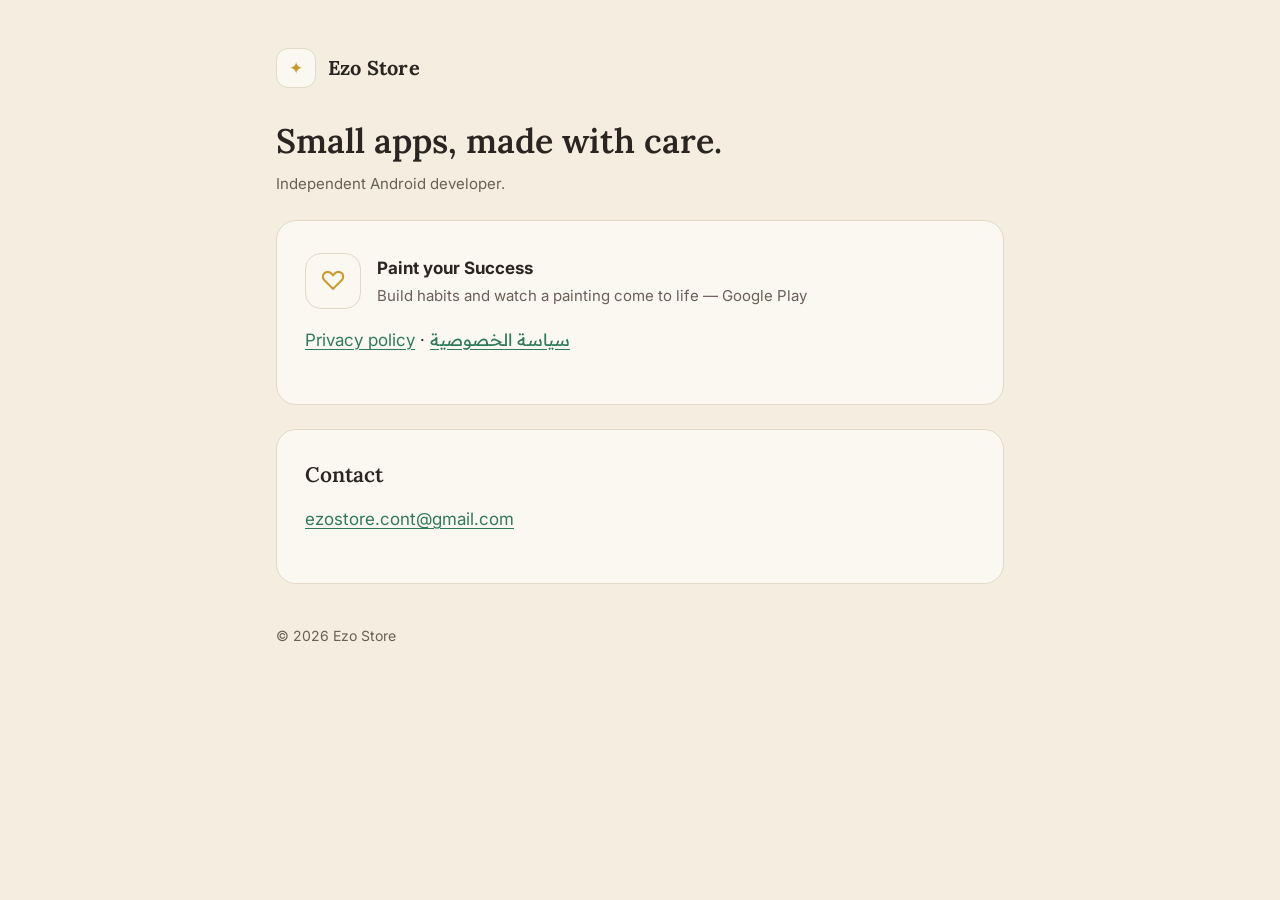
<file: index.html>
<!doctype html>
<html lang="en">
<head>
<meta charset="utf-8">
<meta name="viewport" content="width=device-width, initial-scale=1">
<title>Ezo Store</title>
<meta name="description" content="Ezo Store — developer of Paint your Success for Android.">
<link rel="preconnect" href="https://fonts.googleapis.com"><link rel="preconnect" href="https://fonts.gstatic.com" crossorigin><link href="https://fonts.googleapis.com/css2?family=Inter:wght@400;600&family=Lora:wght@600&family=Readex+Pro:wght@400;500&display=swap" rel="stylesheet">
<link rel="stylesheet" href="style.css">
</head>
<body>
<main class="wrap">
  <header class="brand"><span class="mark" aria-hidden="true">✦</span><b>Ezo Store</b></header>
  <h1>Small apps, made with care.</h1>
  <p class="meta">Independent Android developer.</p>
  <section class="sheet">
    <a class="app" href="https://play.google.com/store/apps/details?id=com.ezostore.paint_your_success">
      <span class="mark" aria-hidden="true">♡</span>
      <span><b>Paint your Success</b><small>Build habits and watch a painting come to life — Google Play</small></span>
    </a>
    <p><a href="privacy.html">Privacy policy</a> · <a href="privacy.html#ar" lang="ar">سياسة الخصوصية</a></p>
  </section>
  <section class="sheet">
    <h2>Contact</h2>
    <p><a href="mailto:ezostore.cont@gmail.com">ezostore.cont@gmail.com</a></p>
  </section>
  <footer>© 2026 Ezo Store</footer>
</main>
</body>
</html>
</file>
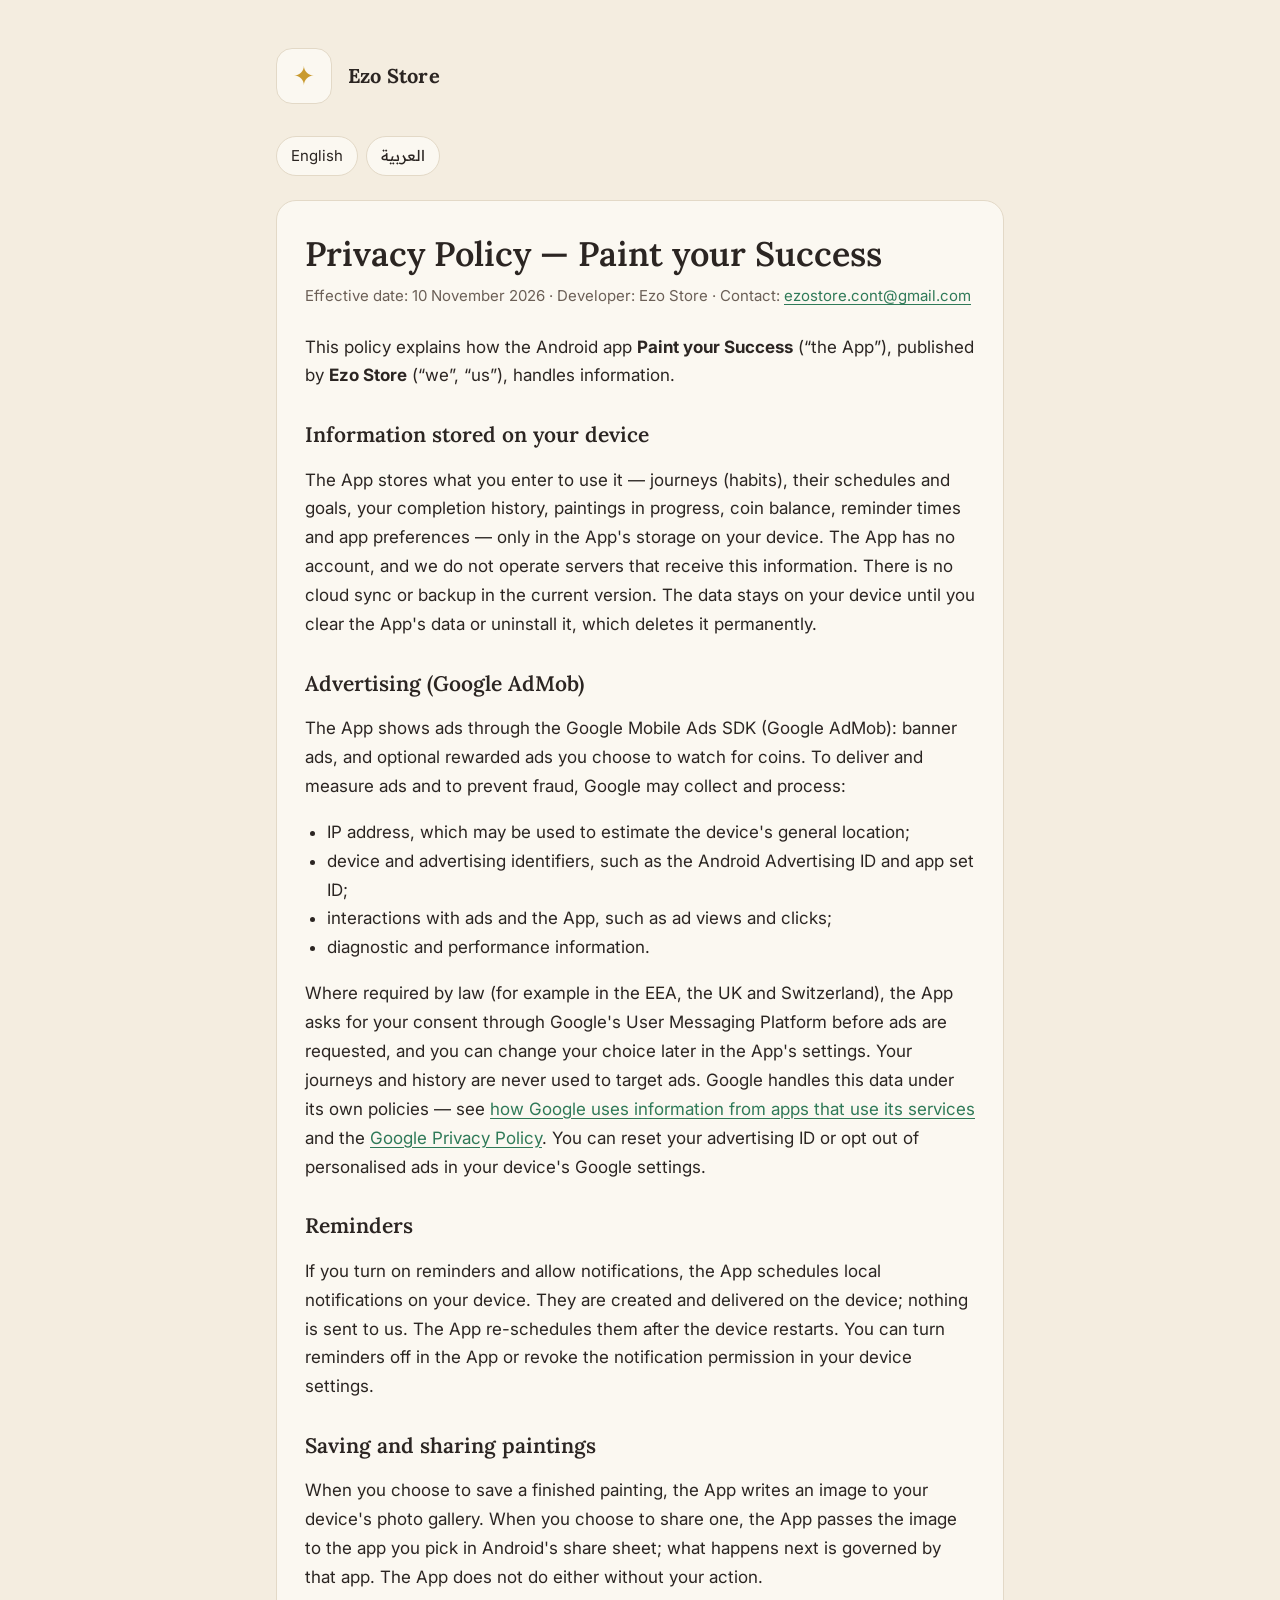
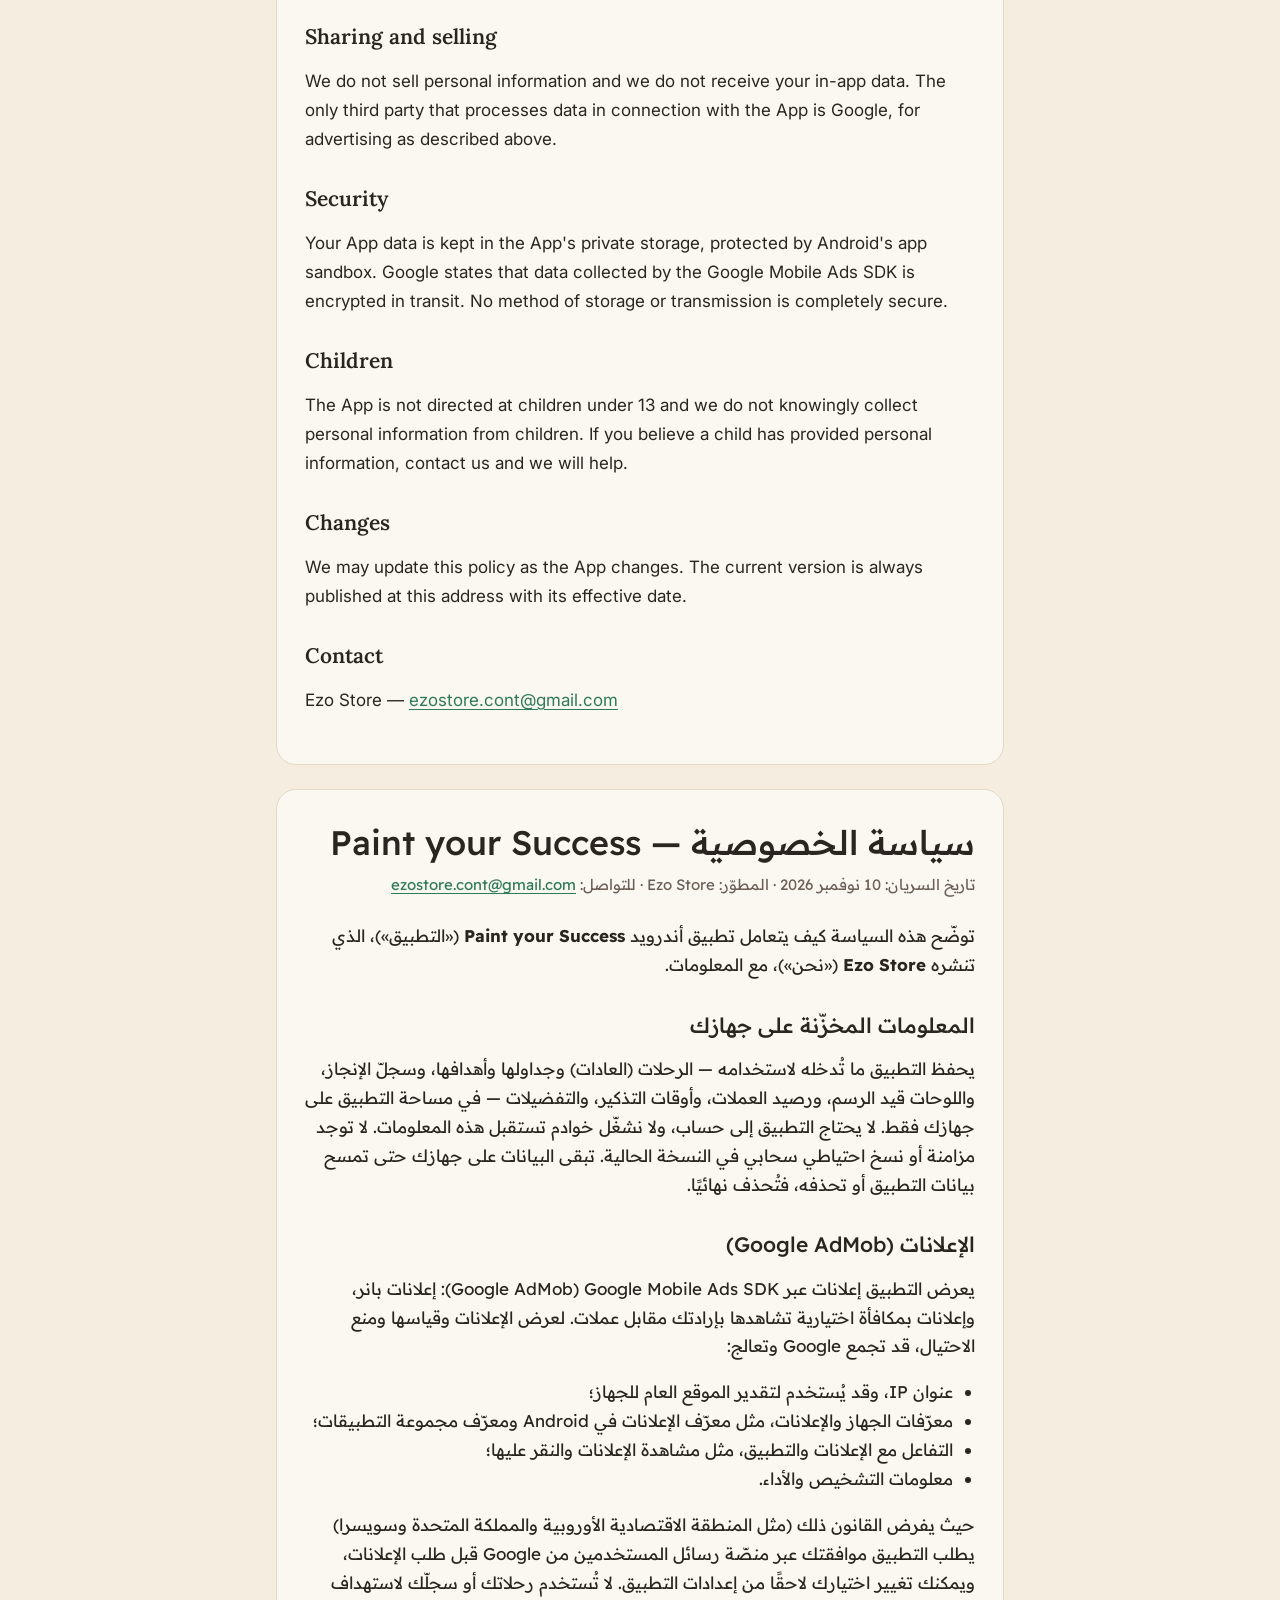
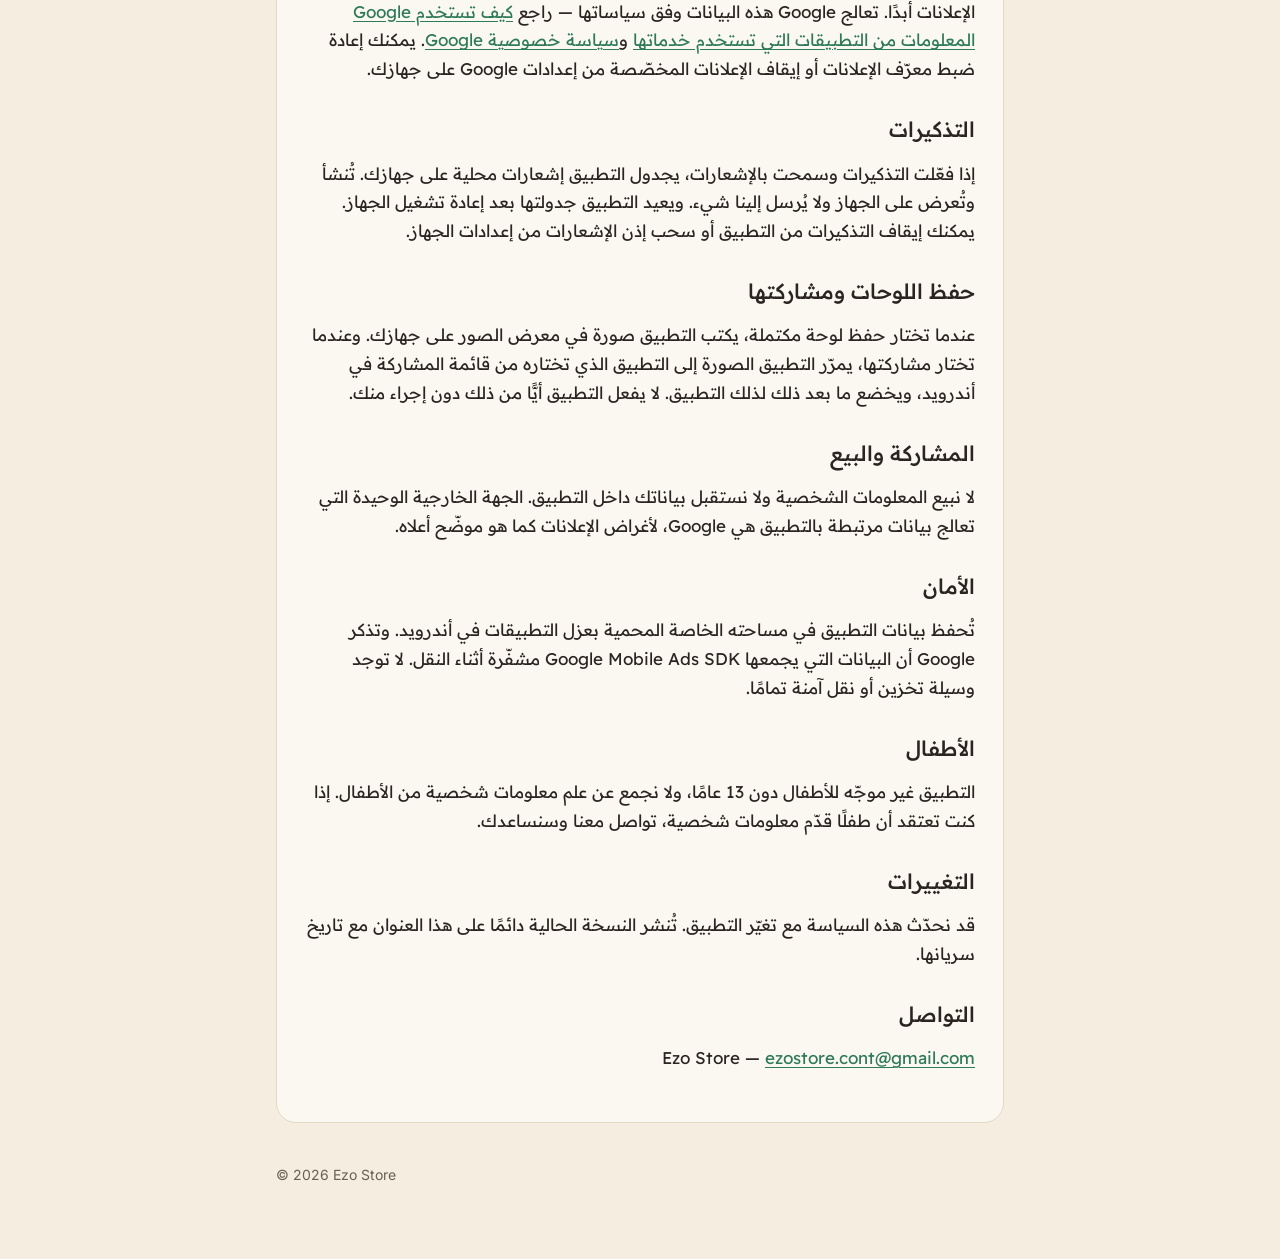
<file: privacy.html>
<!doctype html>
<html lang="en">
<head>
<meta charset="utf-8">
<meta name="viewport" content="width=device-width, initial-scale=1">
<title>Privacy Policy — Paint your Success</title>
<meta name="description" content="How Paint your Success by Ezo Store handles information.">
<link rel="preconnect" href="https://fonts.googleapis.com"><link rel="preconnect" href="https://fonts.gstatic.com" crossorigin><link href="https://fonts.googleapis.com/css2?family=Inter:wght@400;600&family=Lora:wght@600&family=Readex+Pro:wght@400;500&display=swap" rel="stylesheet">
<link rel="stylesheet" href="style.css">
</head>
<body>
<main class="wrap">
  <header class="brand"><a class="app" href="./"><span class="mark" aria-hidden="true">✦</span><b>Ezo Store</b></a></header>
  <nav class="lang" aria-label="Language"><a href="#en">English</a><a href="#ar" lang="ar">العربية</a></nav>

  <article class="sheet" id="en">
    <h1>Privacy Policy — Paint your Success</h1>
    <p class="meta">Effective date: 10 November 2026 · Developer: Ezo Store · Contact: <a href="mailto:ezostore.cont@gmail.com">ezostore.cont@gmail.com</a></p>
    <p>This policy explains how the Android app <b>Paint your Success</b> (“the App”), published by <b>Ezo Store</b> (“we”, “us”), handles information.</p>

    <h2>Information stored on your device</h2>
    <p>The App stores what you enter to use it — journeys (habits), their schedules and goals, your completion history, paintings in progress, coin balance, reminder times and app preferences — only in the App's storage on your device. The App has no account, and we do not operate servers that receive this information. There is no cloud sync or backup in the current version. The data stays on your device until you clear the App's data or uninstall it, which deletes it permanently.</p>

    <h2>Advertising (Google AdMob)</h2>
    <p>The App shows ads through the Google Mobile Ads SDK (Google AdMob): banner ads, and optional rewarded ads you choose to watch for coins. To deliver and measure ads and to prevent fraud, Google may collect and process:</p>
    <ul>
      <li>IP address, which may be used to estimate the device's general location;</li>
      <li>device and advertising identifiers, such as the Android Advertising ID and app set ID;</li>
      <li>interactions with ads and the App, such as ad views and clicks;</li>
      <li>diagnostic and performance information.</li>
    </ul>
    <p>Where required by law (for example in the EEA, the UK and Switzerland), the App asks for your consent through Google's User Messaging Platform before ads are requested, and you can change your choice later in the App's settings. Your journeys and history are never used to target ads. Google handles this data under its own policies — see <a href="https://policies.google.com/technologies/partner-sites">how Google uses information from apps that use its services</a> and the <a href="https://policies.google.com/privacy">Google Privacy Policy</a>. You can reset your advertising ID or opt out of personalised ads in your device's Google settings.</p>

    <h2>Reminders</h2>
    <p>If you turn on reminders and allow notifications, the App schedules local notifications on your device. They are created and delivered on the device; nothing is sent to us. The App re-schedules them after the device restarts. You can turn reminders off in the App or revoke the notification permission in your device settings.</p>

    <h2>Saving and sharing paintings</h2>
    <p>When you choose to save a finished painting, the App writes an image to your device's photo gallery. When you choose to share one, the App passes the image to the app you pick in Android's share sheet; what happens next is governed by that app. The App does not do either without your action.</p>

    <h2>Sharing and selling</h2>
    <p>We do not sell personal information and we do not receive your in-app data. The only third party that processes data in connection with the App is Google, for advertising as described above.</p>

    <h2>Security</h2>
    <p>Your App data is kept in the App's private storage, protected by Android's app sandbox. Google states that data collected by the Google Mobile Ads SDK is encrypted in transit. No method of storage or transmission is completely secure.</p>

    <h2>Children</h2>
    <p>The App is not directed at children under 13 and we do not knowingly collect personal information from children. If you believe a child has provided personal information, contact us and we will help.</p>

    <h2>Changes</h2>
    <p>We may update this policy as the App changes. The current version is always published at this address with its effective date.</p>

    <h2>Contact</h2>
    <p>Ezo Store — <a href="mailto:ezostore.cont@gmail.com">ezostore.cont@gmail.com</a></p>
  </article>

  <article class="sheet" id="ar" lang="ar" dir="rtl">
    <h1>سياسة الخصوصية — Paint your Success</h1>
    <p class="meta">تاريخ السريان: 10 نوفمبر 2026 · المطوّر: Ezo Store · للتواصل: <a href="mailto:ezostore.cont@gmail.com">ezostore.cont@gmail.com</a></p>
    <p>توضّح هذه السياسة كيف يتعامل تطبيق أندرويد <b>Paint your Success</b> («التطبيق»)، الذي تنشره <b>Ezo Store</b> («نحن»)، مع المعلومات.</p>

    <h2>المعلومات المخزّنة على جهازك</h2>
    <p>يحفظ التطبيق ما تُدخله لاستخدامه — الرحلات (العادات) وجداولها وأهدافها، وسجلّ الإنجاز، واللوحات قيد الرسم، ورصيد العملات، وأوقات التذكير، والتفضيلات — في مساحة التطبيق على جهازك فقط. لا يحتاج التطبيق إلى حساب، ولا نشغّل خوادم تستقبل هذه المعلومات. لا توجد مزامنة أو نسخ احتياطي سحابي في النسخة الحالية. تبقى البيانات على جهازك حتى تمسح بيانات التطبيق أو تحذفه، فتُحذف نهائيًا.</p>

    <h2>الإعلانات (Google AdMob)</h2>
    <p>يعرض التطبيق إعلانات عبر Google Mobile Ads SDK ‏(Google AdMob): إعلانات بانر، وإعلانات بمكافأة اختيارية تشاهدها بإرادتك مقابل عملات. لعرض الإعلانات وقياسها ومنع الاحتيال، قد تجمع Google وتعالج:</p>
    <ul>
      <li>عنوان IP، وقد يُستخدم لتقدير الموقع العام للجهاز؛</li>
      <li>معرّفات الجهاز والإعلانات، مثل معرّف الإعلانات في Android ومعرّف مجموعة التطبيقات؛</li>
      <li>التفاعل مع الإعلانات والتطبيق، مثل مشاهدة الإعلانات والنقر عليها؛</li>
      <li>معلومات التشخيص والأداء.</li>
    </ul>
    <p>حيث يفرض القانون ذلك (مثل المنطقة الاقتصادية الأوروبية والمملكة المتحدة وسويسرا) يطلب التطبيق موافقتك عبر منصّة رسائل المستخدمين من Google قبل طلب الإعلانات، ويمكنك تغيير اختيارك لاحقًا من إعدادات التطبيق. لا تُستخدم رحلاتك أو سجلّك لاستهداف الإعلانات أبدًا. تعالج Google هذه البيانات وفق سياساتها — راجع <a href="https://policies.google.com/technologies/partner-sites?hl=ar">كيف تستخدم Google المعلومات من التطبيقات التي تستخدم خدماتها</a> و<a href="https://policies.google.com/privacy?hl=ar">سياسة خصوصية Google</a>. يمكنك إعادة ضبط معرّف الإعلانات أو إيقاف الإعلانات المخصّصة من إعدادات Google على جهازك.</p>

    <h2>التذكيرات</h2>
    <p>إذا فعّلت التذكيرات وسمحت بالإشعارات، يجدول التطبيق إشعارات محلية على جهازك. تُنشأ وتُعرض على الجهاز ولا يُرسل إلينا شيء. ويعيد التطبيق جدولتها بعد إعادة تشغيل الجهاز. يمكنك إيقاف التذكيرات من التطبيق أو سحب إذن الإشعارات من إعدادات الجهاز.</p>

    <h2>حفظ اللوحات ومشاركتها</h2>
    <p>عندما تختار حفظ لوحة مكتملة، يكتب التطبيق صورة في معرض الصور على جهازك. وعندما تختار مشاركتها، يمرّر التطبيق الصورة إلى التطبيق الذي تختاره من قائمة المشاركة في أندرويد، ويخضع ما بعد ذلك لذلك التطبيق. لا يفعل التطبيق أيًّا من ذلك دون إجراء منك.</p>

    <h2>المشاركة والبيع</h2>
    <p>لا نبيع المعلومات الشخصية ولا نستقبل بياناتك داخل التطبيق. الجهة الخارجية الوحيدة التي تعالج بيانات مرتبطة بالتطبيق هي Google، لأغراض الإعلانات كما هو موضّح أعلاه.</p>

    <h2>الأمان</h2>
    <p>تُحفظ بيانات التطبيق في مساحته الخاصة المحمية بعزل التطبيقات في أندرويد. وتذكر Google أن البيانات التي يجمعها Google Mobile Ads SDK مشفّرة أثناء النقل. لا توجد وسيلة تخزين أو نقل آمنة تمامًا.</p>

    <h2>الأطفال</h2>
    <p>التطبيق غير موجّه للأطفال دون 13 عامًا، ولا نجمع عن علم معلومات شخصية من الأطفال. إذا كنت تعتقد أن طفلًا قدّم معلومات شخصية، تواصل معنا وسنساعدك.</p>

    <h2>التغييرات</h2>
    <p>قد نحدّث هذه السياسة مع تغيّر التطبيق. تُنشر النسخة الحالية دائمًا على هذا العنوان مع تاريخ سريانها.</p>

    <h2>التواصل</h2>
    <p>Ezo Store — <a href="mailto:ezostore.cont@gmail.com">ezostore.cont@gmail.com</a></p>
  </article>

  <footer>© 2026 Ezo Store</footer>
</main>
</body>
</html>
</file>
<file: style.css>
:root {
  --paper: #F4EDE0; --card: #FBF8F1; --ink: #2B2522; --ink-2: #6B5F56;
  --line: #E3D9C7; --primary: #2F7A58; --accent: #C99A2E;
}
@media (prefers-color-scheme: dark) {
  :root {
    --paper: #1C1916; --card: #2A2521; --ink: #EEE5D7; --ink-2: #B0A496;
    --line: #352E29; --primary: #63B68E; --accent: #E0B65A;
  }
}
* { box-sizing: border-box; }
html { -webkit-text-size-adjust: 100%; }
body {
  margin: 0; background: var(--paper); color: var(--ink);
  font: 17px/1.7 "Inter", system-ui, sans-serif;
}
:lang(ar), [lang="ar"] { font-family: "Readex Pro", "Inter", system-ui, sans-serif; }
.wrap { max-width: 760px; margin: 0 auto; padding: 48px 16px 72px; }
header.brand { display: flex; align-items: center; gap: 12px; margin-bottom: 32px; }
.mark {
  width: 40px; height: 40px; border-radius: 12px; background: var(--card);
  border: 1px solid var(--line); display: grid; place-items: center; color: var(--accent);
}
.brand b { font-family: "Lora", Georgia, serif; font-size: 20px; letter-spacing: .2px; }
h1, h2, h3 { font-family: "Lora", Georgia, serif; font-weight: 600; line-height: 1.25; }
[lang="ar"] h1, [lang="ar"] h2, [lang="ar"] h3 { font-family: "Readex Pro", system-ui, sans-serif; font-weight: 500; }
h1 { font-size: 34px; margin: 0 0 8px; }
h2 { font-size: 21px; margin: 32px 0 8px; }
p, li { color: var(--ink); }
.meta { color: var(--ink-2); font-size: 15px; margin: 0 0 24px; }
.sheet {
  background: var(--card); border: 1px solid var(--line); border-radius: 20px;
  padding: 32px 28px; margin: 24px 0;
}
.sheet > :first-child { margin-top: 0; }
a { color: var(--primary); text-underline-offset: 3px; }
nav.lang { display: flex; gap: 8px; flex-wrap: wrap; }
nav.lang a {
  padding: 6px 14px; border-radius: 999px; border: 1px solid var(--line);
  text-decoration: none; color: var(--ink); background: var(--card); font-size: 15px;
}
ul { padding-inline-start: 22px; }
.app {
  display: flex; gap: 16px; align-items: center; text-decoration: none; color: inherit;
}
.app .mark { width: 56px; height: 56px; border-radius: 16px; font-size: 26px; }
.app small { display: block; color: var(--ink-2); font-size: 15px; }
footer { color: var(--ink-2); font-size: 14px; margin-top: 40px; }
@media (max-width: 480px) { h1 { font-size: 28px; } .sheet { padding: 24px 18px; } }
</file>
